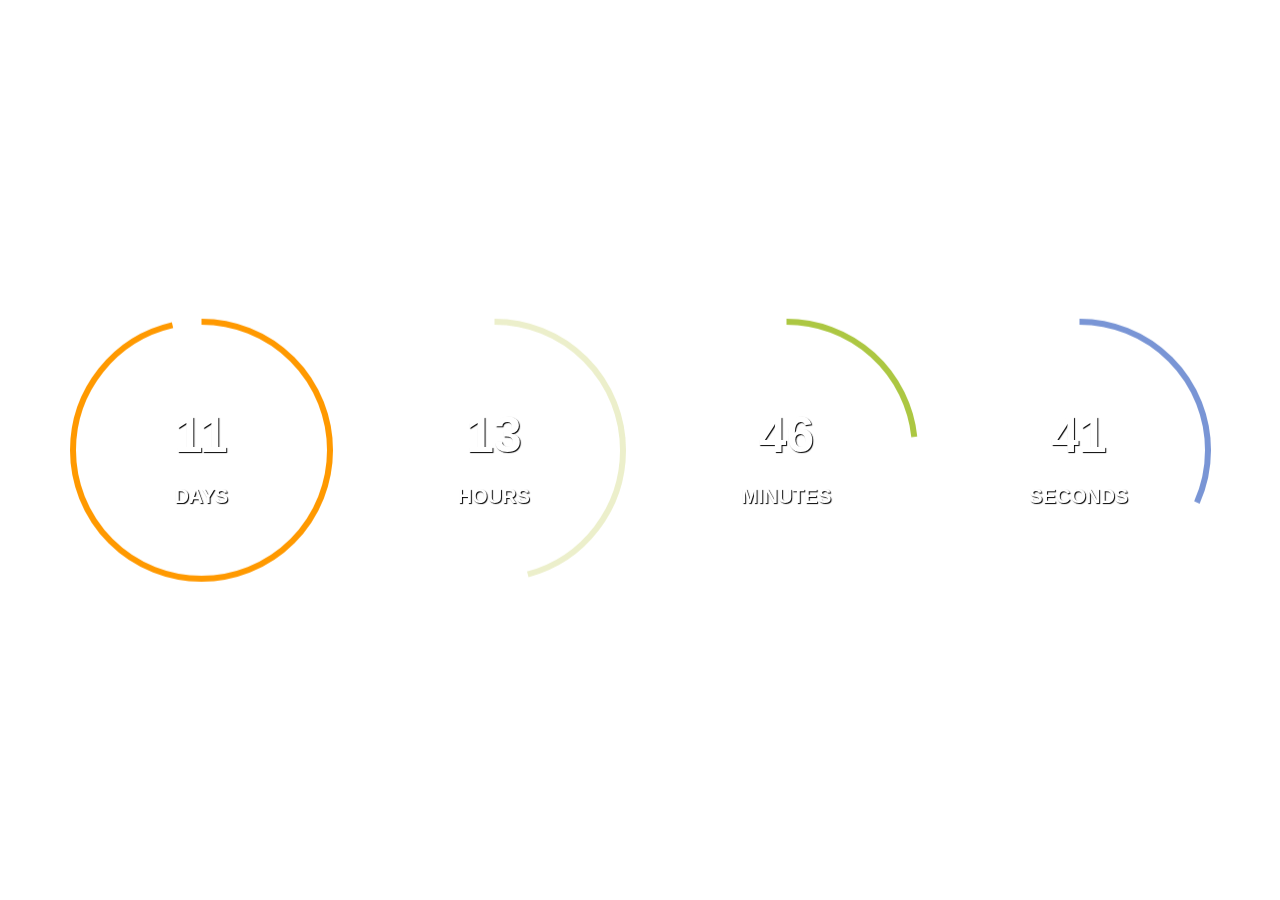
<file: login/user/js/Countdown/demo/index.html>
<!doctype html>
<html>
<head>	
    <meta charset="utf-8">
    <meta name="description" content="">
    <meta name="keywords" content="">
    <meta name="author" content="Pragmatic Mates s.r.o. - http://pragmaticmates.com">
    <meta name="viewport" content="width=device-width, initial-scale=1.0">

    <link href="http://fonts.googleapis.com/css?family=Raleway:400,700" rel="stylesheet" type="text/css">
    <link rel="stylesheet" type="text/css" href="css/bootstrap.min.css">
    <link rel="stylesheet" type="text/css" href="css/demo.css">

	<title>jQuery Final Countdown Plugin</title>
</head>

<body>

<div class="countdown countdown-container container">
    <div class="clock row">
        <div class="clock-item clock-days countdown-time-value col-sm-6 col-md-3">
            <div class="wrap">
                <div class="inner">
                    <div id="canvas-days" class="clock-canvas"></div>

                    <div class="text">
                        <p class="val">0</p>
                        <p class="type-days type-time">DAYS</p>
                    </div><!-- /.text -->
                </div><!-- /.inner -->
            </div><!-- /.wrap -->
        </div><!-- /.clock-item -->

        <div class="clock-item clock-hours countdown-time-value col-sm-6 col-md-3">
            <div class="wrap">
                <div class="inner">
                    <div id="canvas-hours" class="clock-canvas"></div>

                    <div class="text">
                        <p class="val">0</p>
                        <p class="type-hours type-time">HOURS</p>
                    </div><!-- /.text -->
                </div><!-- /.inner -->
            </div><!-- /.wrap -->
        </div><!-- /.clock-item -->

        <div class="clock-item clock-minutes countdown-time-value col-sm-6 col-md-3">
            <div class="wrap">
                <div class="inner">
                    <div id="canvas-minutes" class="clock-canvas"></div>

                    <div class="text">
                        <p class="val">0</p>
                        <p class="type-minutes type-time">MINUTES</p>
                    </div><!-- /.text -->
                </div><!-- /.inner -->
            </div><!-- /.wrap -->
        </div><!-- /.clock-item -->

        <div class="clock-item clock-seconds countdown-time-value col-sm-6 col-md-3">
            <div class="wrap">
                <div class="inner">
                    <div id="canvas-seconds" class="clock-canvas"></div>

                    <div class="text">
                        <p class="val">0</p>
                        <p class="type-seconds type-time">SECONDS</p>
                    </div><!-- /.text -->
                </div><!-- /.inner -->
            </div><!-- /.wrap -->
        </div><!-- /.clock-item -->
    </div><!-- /.clock -->
</div><!-- /.countdown-wrapper -->



<script type="text/javascript" src="http://code.jquery.com/jquery-1.11.0.min.js"></script>
<script type="text/javascript" src="js/kinetic.js"></script>
<script type="text/javascript" src="../jquery.final-countdown.js"></script>
<script type="text/javascript">  
    $('document').ready(function() {
        'use strict';
        
    	$('.countdown').final_countdown({
            'start': 1362139200,
            'end': 1388461320,
            'now': 1387461319        
        });
    });
</script>

</body>
</html>
</file>
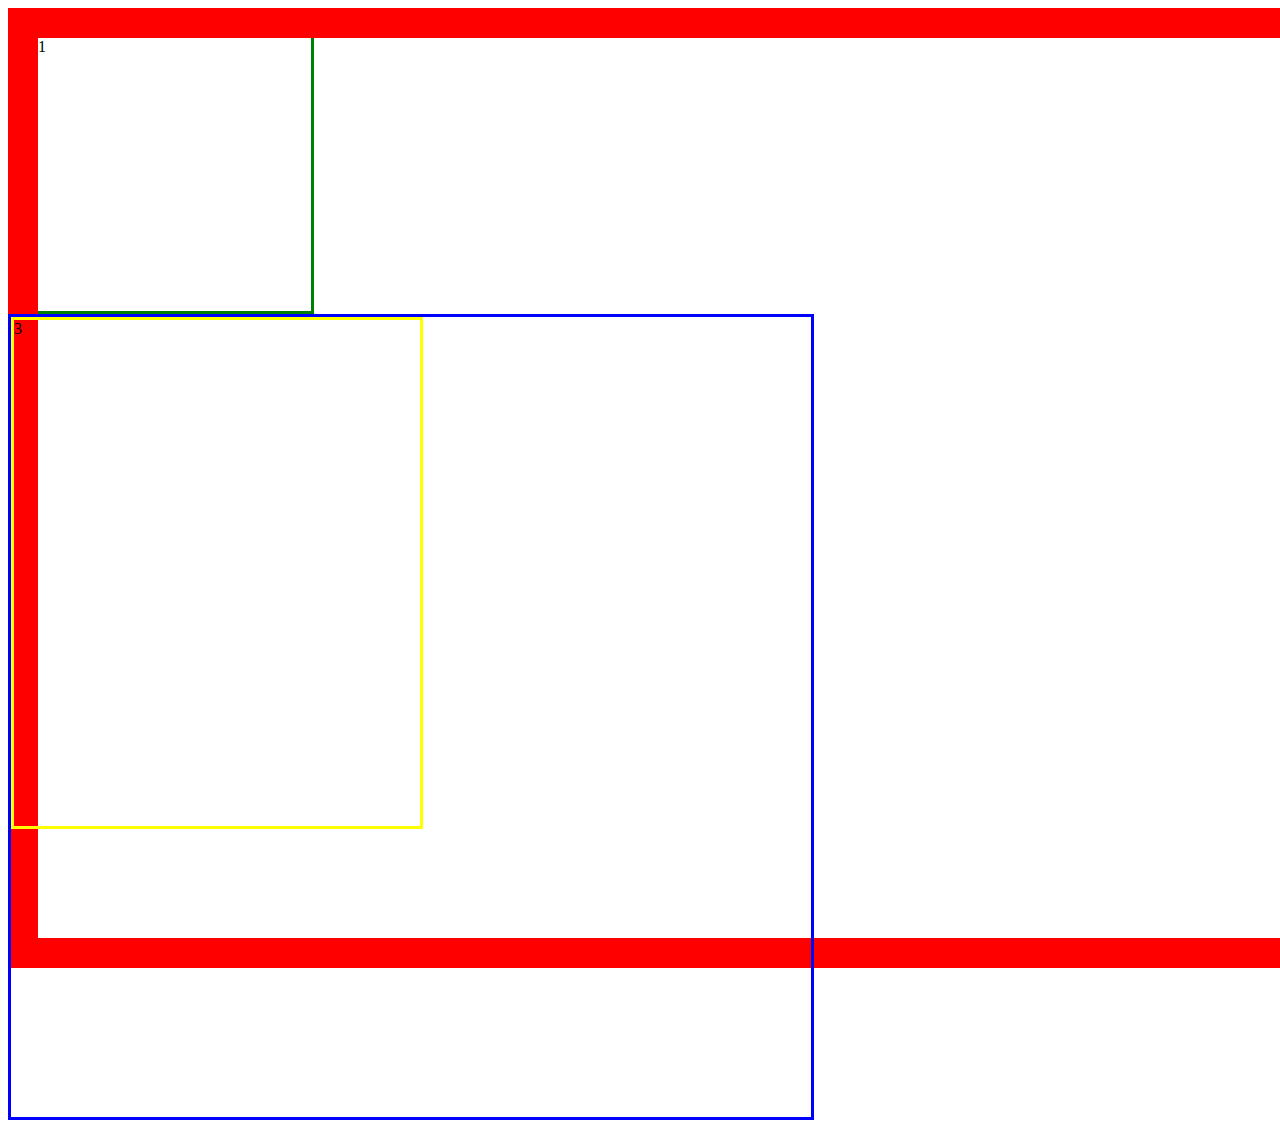
<file: position.html>
<!DOCTYPE html>
<html>

    <head>
        <title>GYMX </title>
        <meta name="description" content="The Best Gym Website in online">
        <style>


            .a{
                border: 30px solid red;
                position: absolute;
                height: 100%;
                width:  100%;
            }
            .b{

                border: 3px solid green;
/*                position: absolute;*/

                height: 300px;
                width: 300px;
            }
            .c{
                border: 3px solid blue;
                position: relative;
                height: 800px;
                width: 800px;

            }
            
                .d{
                border: 3px solid yellow;
                position: absolute;
                height: 506px;
                width: 406px;
            }

        </style>

    </head>


    <body>
        <div class="a" >1</div>
        <div  class="b" >2</div>
        <div  class="c" >        <div  class="d" >3</div>
</div>
    </body>


</html>
</file>
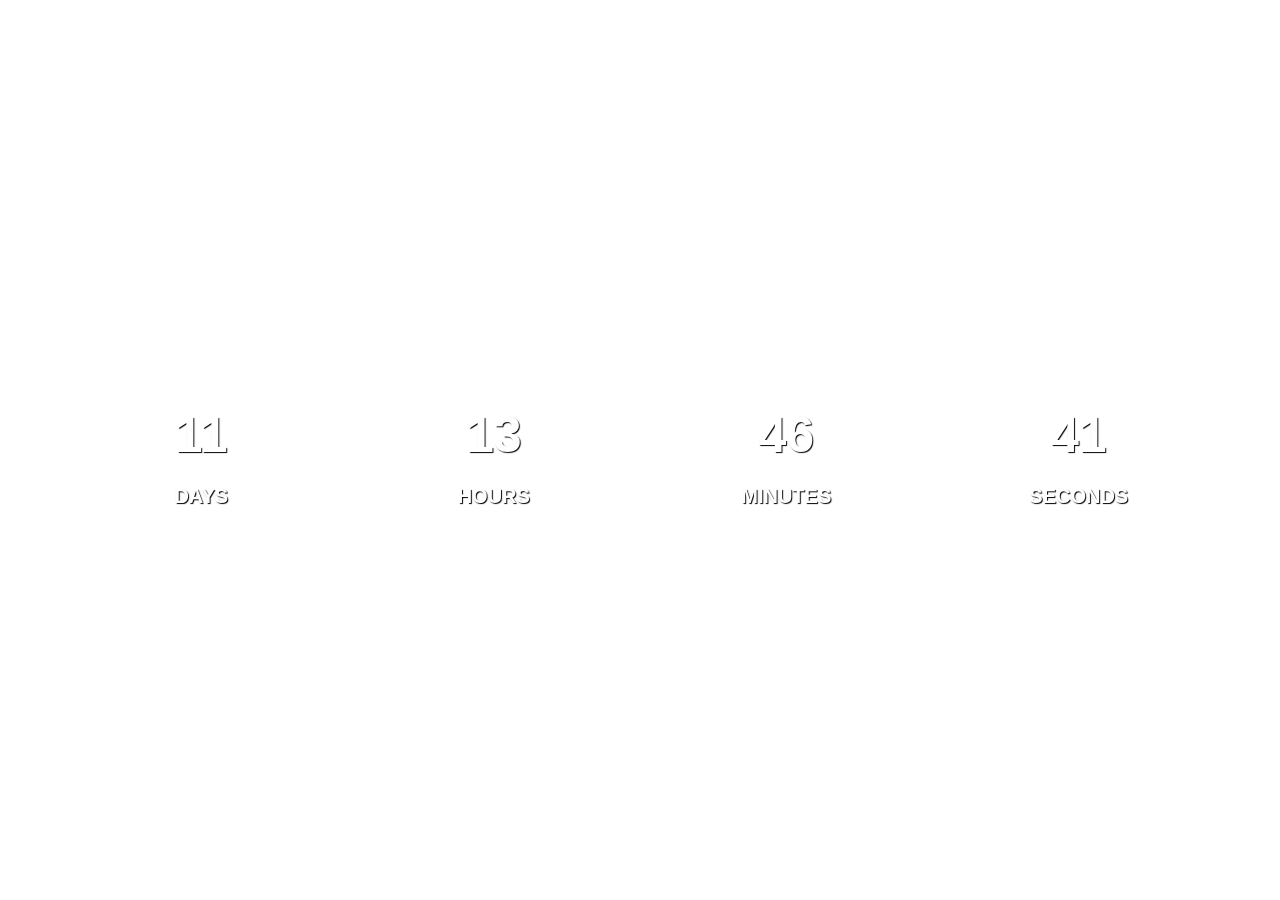
<file: login/user/js/Countdown/demo/data-attributes.html>
<!doctype html>
<html>
<head>	
    <meta charset="utf-8">
    <meta name="description" content="">
    <meta name="keywords" content="">
    <meta name="author" content="Pragmatic Mates s.r.o. - http://pragmaticmates.com">
    <meta name="viewport" content="width=device-width, initial-scale=1.0">

    <link href="http://fonts.googleapis.com/css?family=Raleway:400,700" rel="stylesheet" type="text/css">
    <link rel="stylesheet" type="text/css" href="css/bootstrap.min.css">
    <link rel="stylesheet" type="text/css" href="css/demo.css">

	<title>jQuery Final Countdown Plugin</title>
</head>

<body>

<div class="countdown countdown-container container"
     data-start="1362139200"
     data-end="1388461320"
     data-now="1387461319"
     data-border-color="rgba(255, 255, 255, .8)">
    <div class="clock row">
        <div class="clock-item clock-days countdown-time-value col-sm-6 col-md-3">
            <div class="wrap">
                <div class="inner">
                    <div id="canvas-days" class="clock-canvas"></div>

                    <div class="text">
                        <p class="val">0</p>
                        <p class="type-days type-time">DAYS</p>
                    </div><!-- /.text -->
                </div><!-- /.inner -->
            </div><!-- /.wrap -->
        </div><!-- /.clock-item -->

        <div class="clock-item clock-hours countdown-time-value col-sm-6 col-md-3">
            <div class="wrap">
                <div class="inner">
                    <div id="canvas-hours" class="clock-canvas"></div>

                    <div class="text">
                        <p class="val">0</p>
                        <p class="type-hours type-time">HOURS</p>
                    </div><!-- /.text -->
                </div><!-- /.inner -->
            </div><!-- /.wrap -->
        </div><!-- /.clock-item -->

        <div class="clock-item clock-minutes countdown-time-value col-sm-6 col-md-3">
            <div class="wrap">
                <div class="inner">
                    <div id="canvas-minutes" class="clock-canvas"></div>

                    <div class="text">
                        <p class="val">0</p>
                        <p class="type-minutes type-time">MINUTES</p>
                    </div><!-- /.text -->
                </div><!-- /.inner -->
            </div><!-- /.wrap -->
        </div><!-- /.clock-item -->

        <div class="clock-item clock-seconds countdown-time-value col-sm-6 col-md-3">
            <div class="wrap">
                <div class="inner">
                    <div id="canvas-seconds" class="clock-canvas"></div>

                    <div class="text">
                        <p class="val">0</p>
                        <p class="type-seconds type-time">SECONDS</p>
                    </div><!-- /.text -->
                </div><!-- /.inner -->
            </div><!-- /.wrap -->
        </div><!-- /.clock-item -->
    </div><!-- /.clock -->
</div><!-- /.countdown-wrapper -->



<script type="text/javascript" src="http://code.jquery.com/jquery-1.11.0.min.js"></script>
<script type="text/javascript" src="js/kinetic.js"></script>
<script type="text/javascript" src="../jquery.final-countdown.js"></script>
<script type="text/javascript">
	$('.countdown').final_countdown();
</script>

</body>
</html>
</file>
<file: login/user/js/Countdown/demo/css/demo.css>
html, body {
	height: 100%;
}


.countdown-container {
	position: relative;
	top: 50%;
	-webkit-transform: translateY(-50%);
	-moz-transform: translateY(-50%);
	transform: translateY(-50%);

}

.clock-item .inner {
	height: 0px;
	padding-bottom: 100%;
	position: relative;	
	width: 100%;
}

.clock-canvas {
	background-color: rgba(255, 255, 255, .1);
	border-radius: 50%;
	height: 0px;
	padding-bottom: 100%;
}

.text {
	color: #fff;	
	font-size: 30px;
	font-weight: bold;	
	margin-top: -50px;
	position: absolute;
	top: 50%;
	text-align: center;
	text-shadow: 1px 1px 1px rgba(0, 0, 0, 1);
	width: 100%;
}

.text .val {
	font-size: 50px;
}

.text .type-time {
	font-size: 20px;
}

@media (min-width: 768px) and (max-width: 991px) {
	.clock-item {
		margin-bottom: 30px;		
	}
}

@media (max-width: 767px) {
	.clock-item {
		margin: 0px 30px 30px 30px;
	}
}
</file>
